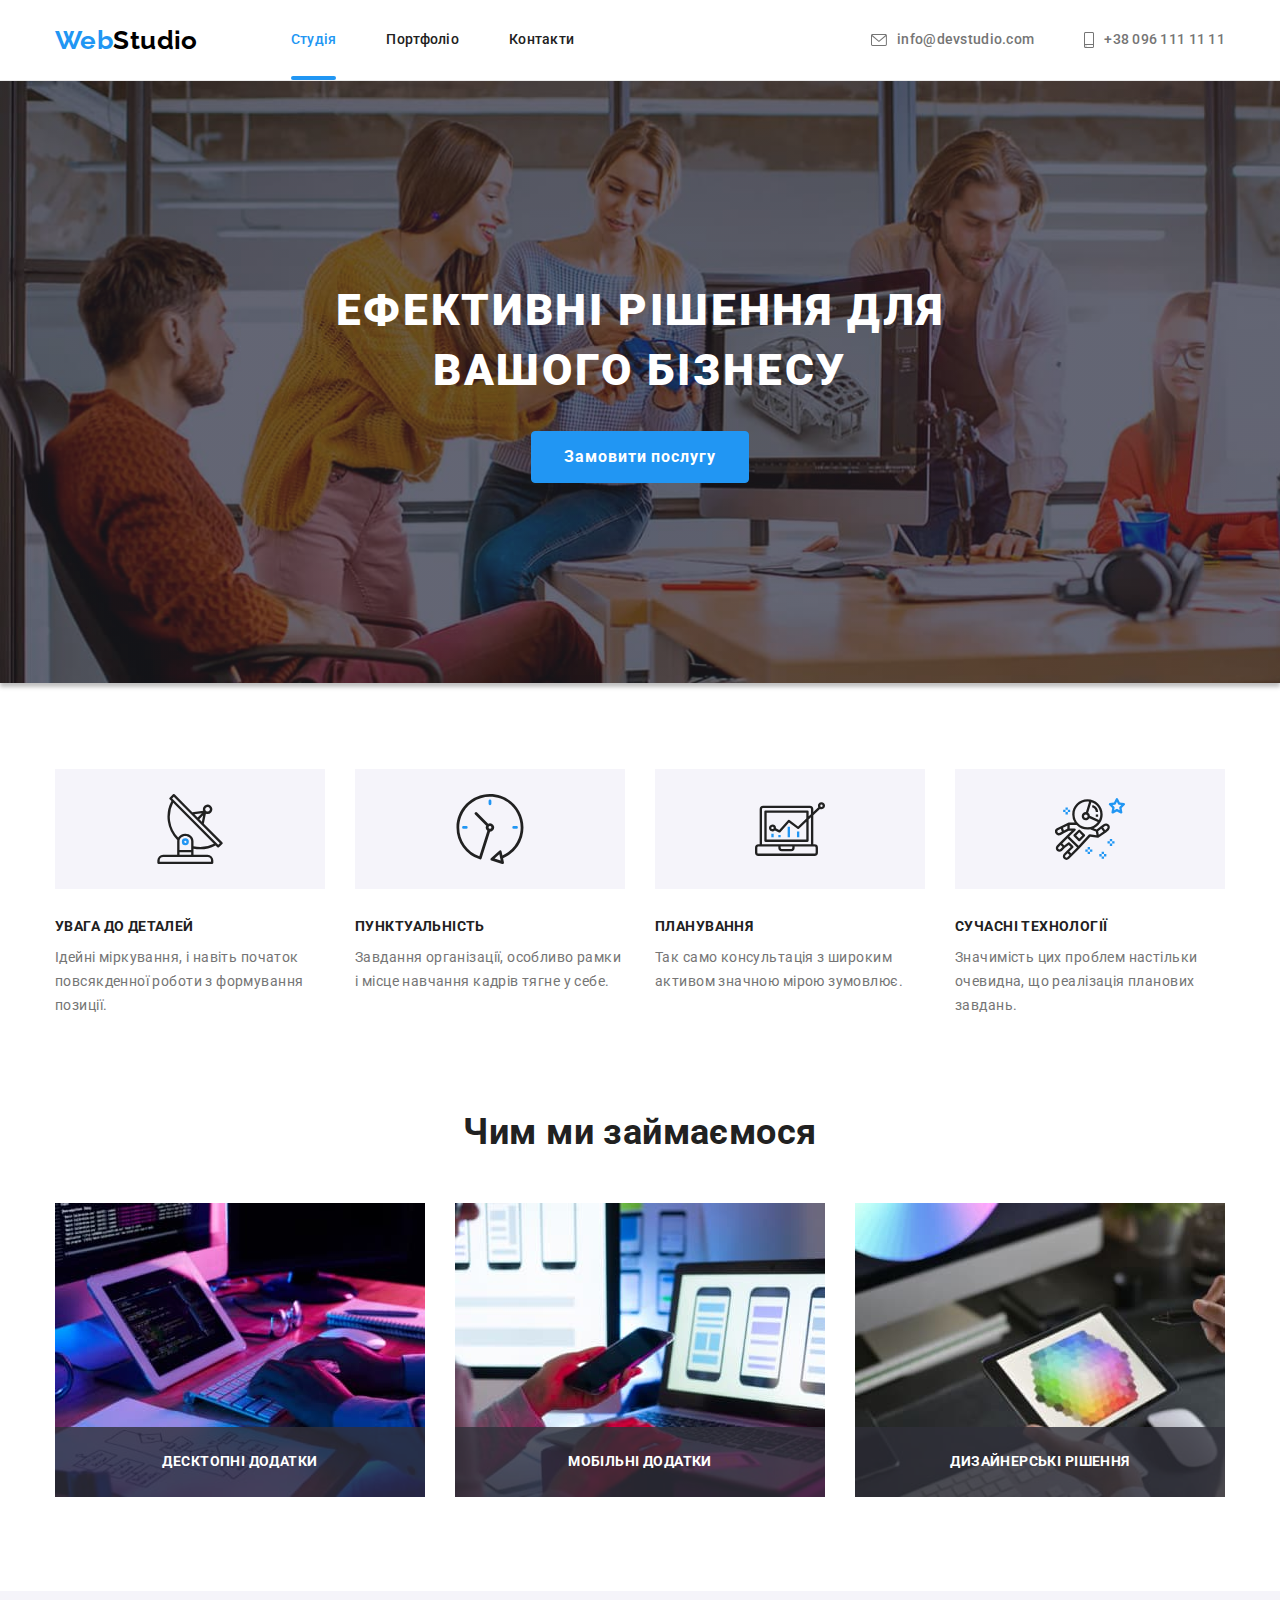
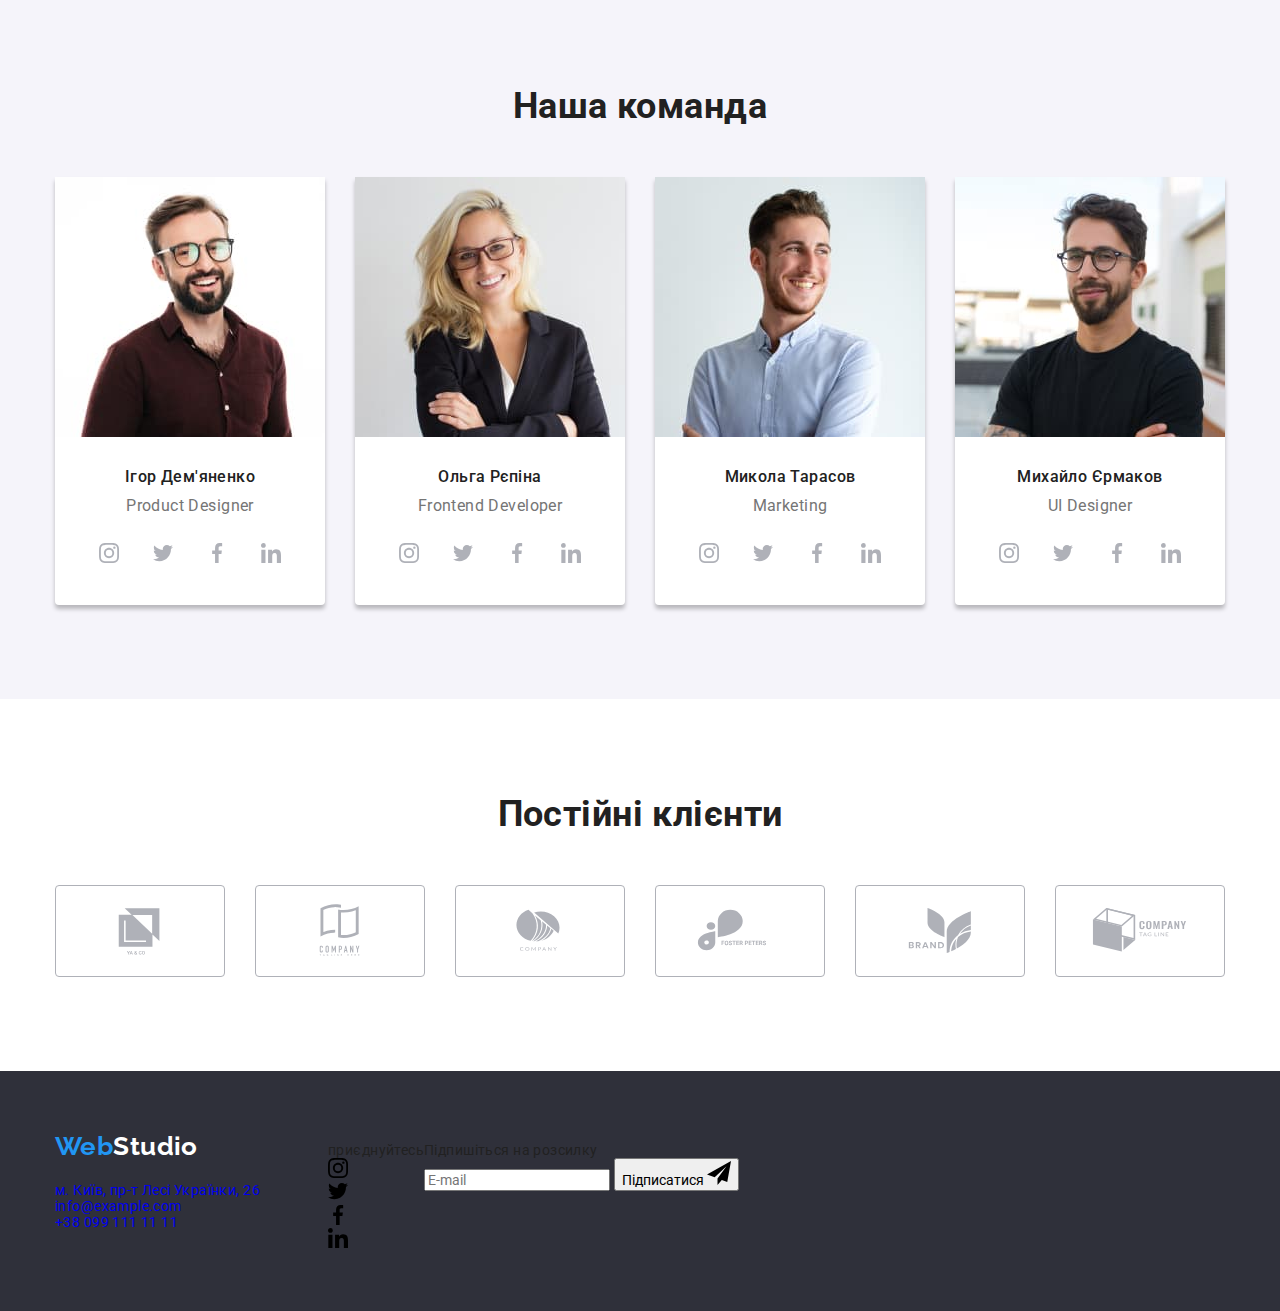
<file: index.html>
<!DOCTYPE html>
<html lang="uk">
<head>
    <meta charset="UTF-8">
    <meta http-equiv="X-UA-Compatible" content="IE=edge">
    <meta name="viewport" content="width=device-width, initial-scale=1.0">
    <title>WebStudio</title>
    <link rel="preconnect" href="https://fonts.googleapis.com">
    <link rel="preconnect" href="https://fonts.gstatic.com" crossorigin>
    <link href="https://fonts.googleapis.com/css2?family=Raleway:wght@700&family=Roboto:wght@400;500;700;900&display=swap" rel="stylesheet">
    <link rel="stylesheet" href="https://cdn.jsdelivr.net/npm/modern-normalize@1.1.0/modern-normalize.min.css">
    <link rel="stylesheet" href="./css/styles.css">
    <link rel="stylesheet" href="./css/main.min.css">
</head>
<body>
    <header class="page-header">
        <div class="container header_flex">
        <nav class="page-navigation">
        <a class="header-logo link" href="index.html">
           <span class="logo-web">Web</span>Studio 
        </a>
        <ul class="menu list">
            <li class="menu__item"><a class="menu__link link menu__link_current" href="index.html" >Студія</a></li>
            <li class="menu__item"><a class="menu__link link " href="portfolio.html">Портфоліо</a> </li>
            <li class="menu__item"><a class="menu__link link" href="#contact">Контакти</a></li>
        </ul>
        </nav>
        <ul class="header-contact list">
            <li><a class="link header-contact__email" href="mailto:info@devstudio.com">
                <svg width="16" height="12" lang="en" aria-label="email icon" class="email__icon">
                <use href="./images/sprite1.svg#icon-email"></use>
            </svg>info@devstudio.com</a></li>
            <li><a class="link header-contact__tel" href="tel:+380961111111">
                <svg width="10" height="16" aria-label="phone icon" class="tel__icon">
                <use href="./images/sprite1.svg#icon-phone"></use>
            </svg>+38 096 111 11 11</a></li>
        </ul></div>
    </header>
    <main>
        <section class="hero">
            <div class="container">
            
            <h1 class="hero__title" >Ефективні рішення для вашого бізнесу</h1>
            <button class="modal_open_btn" type="button" data-modal-open>Замовити послугу</button>
        </div>
        </section>
    <section class="description section">
        <div class="container">
         <h2 class="visually-hidden">Основний підхід до створення проекту</h2>
        <ul class="list description__list">
            <li class="list__item">
                <div class="list__item_icon_optoins"><svg width="70" height="70" lang="en" aria-label="antenna icon" class="list__item_icon">
                    <use href="./images/sprite1.svg#icon-antenna"></use>
                </svg></div>
                <div class="description__card_down">
                <h3 class="description__card_subtitle ">УВАГА ДО ДЕТАЛЕЙ</h3>
                <p class="description__card_text">Ідейні міркування, і навіть початок  повсякденної роботи з формування позиції.</p>
            </div>
            </li>
            <li class="list__item">
                <div class="list__item_icon_optoins"><svg width="70" height="70" lang="en" aria-label="clock icon" class="list__item_icon">
                    <use href="./images/sprite1.svg#icon-clock"></use>
                </svg></div>
                <div class="description__card_down">
                <h3 class="description__card_subtitle">ПУНКТУАЛЬНІСТЬ</h3>
                <p class="description__card_text">Завдання організації, особливо рамки і місце навчання кадрів тягне у себе.</p>
            </div>
            </li>
            <li class="list__item">
                <div class="list__item_icon_optoins"><svg width="70" height="70" lang="en" aria-label="diagram icon" class="list__item_icon">
                    <use href="./images/sprite1.svg#icon-diagram"></use>
                </svg></div>
                <div class="description__card_down">
                <h3 class="description__card_subtitle">ПЛАНУВАННЯ</h3>
                <p class="description__card_text">Так само консультація з широким активом значною мірою зумовлює.</p>
            </div>
            </li>
            <li class="list__item">
                <div class="list__item_icon_optoins"><svg width="70" height="70" lang="en" aria-label="astrounaut icon" class="list__item_icon">
                    <use href="./images/sprite1.svg#icon-astronaut"></use>
                </svg></div>
                <div class="description__card_down">
                <h3 class="description__card_subtitle">СУЧАСНІ ТЕХНОЛОГІЇ</h3>
                <p class="description__card_text">Значимість цих проблем настільки очевидна, що реалізація планових завдань.</p>
            </div>
            </li>
            
            
        </ul>
    </div>
    </section>
    <section class="features section" >
        <div class="container">
        <h2 class="features__title">Чим ми займаємося</h2>
        <ul class="list features__list">
        <li>
            <div class="features__img_box">
            <img class="features__img" src="./images/photo1.jpg" 
            alt="Десктопні додатки" width="370" height="294">
            <div class="features__text_backdrop">
            <p class="features__text">Десктопні додатки</p>
            </div></div>
        </li>
        <li>
            <div class="features__img_box">
            <img class="features__img" src="./images/photo2.jpg" 
            alt="Мобільні додатки" width="370" height="294">
            <div class="features__text_backdrop">
            <p class="features__text">Мобільні додатки</p>
            </div></div>
        </li>
        <li>
            <div class="features__img_box">
            <img class="features__img" src="./images/photo3.jpg" 
            alt="Дизайнерські рішення" width="370" height="294">
            <div class="features__text_backdrop">
            <p class="features__text">Дизайнерські рішення</p>
            </div></div>
        </li>
            </ul>
        </div>
    </section>
<section class="team section">
    <div class="container">
    <h2 class="team__title">Наша команда</h2>
    <ul class="list team__list">
        <li class="team__card">
            <img class="team__img" src="./images/igor.jpg" alt="Ігор" width="270" height="260">
            <div class="team__card_down">
            <h3 class="card__title">Ігор Дем'яненко</h3>
            <p lang="en" class="card__text">Product Designer</p>
            <ul class="list social__list">
                <li>
                    <a href="#" class="link social__link">
                        <svg width="20" height="20" lang="en" aria-label="instagram icon" class="social__icon">
                            <use href="./images/sprite1.svg#icon-instagram"></use>
                        </svg>
                    </a>
                </li>
                <li>
                    <a href="#" class="link social__link">
                        <svg width="20" height="20" lang="en" aria-label="twitter icon" class="social__icon">
                            <use href="./images/sprite1.svg#icon-twitter"></use>
                        </svg>
                    </a>
                </li>
                <li>
                    <a href="#" class="link social__link">
                        <svg width="20" height="20" lang="en" aria-label="facebook icon" class="social__icon">
                            <use href="./images/sprite1.svg#icon-facebook"></use>
                        </svg>
                    </a>
                </li>
                <li>
                    <a href="#" class="link social__link">
                        <svg width="20" height="20" lang="en" aria-label="linkedin icon" class="social__icon">
                            <use href="./images/sprite1.svg#icon-linkedin"></use>
                        </svg>
                    </a>
                </li>
            </ul>
        </div>
 
        </li>
        <li class="team__card">
            <img class="team__img" src="./images/olga.jpg" alt="Ольга" width="270" height="260">
            <div class="team__card_down">
                <h3 class="card__title">Ольга Рєпіна</h3>
                <p lang="en" class="card__text">Frontend Developer</p>
                <ul class="list social__list">
                    <li>
                        <a href="#" class="social__link">
                            <svg width="20" height="20" lang="en" aria-label="instagram icon" class="social__icon">
                                <use href="./images/sprite1.svg#icon-instagram"></use>
                            </svg>
                        </a>
                    </li>
                    <li>
                        <a href="#" class="link social__link">
                            <svg width="20" height="20" lang="en" aria-label="twitter icon" class="social__icon">
                                <use href="./images/sprite1.svg#icon-twitter"></use>
                            </svg>
                        </a>
                    </li>
                    <li>
                        <a href="#" class="social__link">
                            <svg width="20" height="20" lang="en" aria-label="facebook icon" class="social__icon">
                                <use href="./images/sprite1.svg#icon-facebook"></use>
                            </svg>
                        </a>
                    </li>
                    <li>
                        <a href="#" class="social__link">
                            <svg width="20" height="20" lang="en" aria-label="linkedin icon" class="social__icon">
                                <use href="./images/sprite1.svg#icon-linkedin"></use>
                            </svg>
                        </a>
                    </li>
                </ul>
            </div>
        </li>
        <li class="team__card">
            <img class="team__img" src="./images/mikola.jpg" alt="Микола" width="270" height="260">
            <div class="team__card_down">
                <h3 class="card__title">Микола Тарасов</h3>
                <p lang="en" class="card__text">Marketing</p>
                <ul class="list social__list">
                    <li>
                        <a href="#" class="link social__link">
                            <svg width="20" height="20" lang="en" aria-label="instagram icon" class="social__icon">
                                <use href="./images/sprite1.svg#icon-instagram"></use>
                            </svg>
                        </a>
                    </li>
                    <li>
                        <a href="#" class="link social__link">
                            <svg width="20" height="20" lang="en" aria-label="twitter icon" class="social__icon">
                                <use href="./images/sprite1.svg#icon-twitter"></use>
                            </svg>
                        </a>
                    </li>
                    <li>
                        <a href="#" class="link social__link">
                            <svg width="20" height="20" lang="en" aria-label="facebook icon" class="social__icon">
                                <use href="./images/sprite1.svg#icon-facebook"></use>
                            </svg>
                        </a>
                    </li>
                    <li>
                        <a href="#" class="link social__link">
                            <svg width="20" height="20" lang="en" aria-label="linkedin icon" class="social__icon">
                                <use href="./images/sprite1.svg#icon-linkedin"></use>
                            </svg>
                        </a>
                    </li>
                </ul>
                </div>
         
             <li class="team__card">
            <img class="team__img" src="./images/mihailo.jpg" alt="Михайло" width="270" height="260">  
            <div class="team__card_down">
            <h3 class="card__title">Михайло Єрмаков</h3>
            <p lang="en" class="card__text">UI Designer</p>
            <ul class="list social__list">
                <li>
                    <a href="#" class="link social__link">
                        <svg width="20" height="20" lang="en" aria-label="instagram icon" class="social__icon">
                            <use href="./images/sprite1.svg#icon-instagram"></use>
                        </svg>
                    </a>
                </li>
                <li>
                    <a href="#" class="link social__link">
                        <svg width="20" height="20" lang="en" aria-label="twitter icon" class="social__icon">
                            <use href="./images/sprite1.svg#icon-twitter"></use>
                        </svg>
                    </a>
                </li>
                <li>
                    <a href="#" class="link social__link">
                        <svg width="20" height="20" lang="en" aria-label="facebook icon" class="social__icon">
                            <use href="./images/sprite1.svg#icon-facebook"></use>
                        </svg>
                    </a>
                </li>
                <li>
                    <a href="#" class="link social__link">
                        <svg width="20" height="20" lang="en" aria-label="linkedin icon" class="social__icon">
                            <use href="./images/sprite1.svg#icon-linkedin"></use>
                        </svg>
                    </a>
                </li>
            </ul>
        
            </div>
        </ul>
       
</div>
</section>
<section class="section client">
    <div class="container">
        <h2 class="client__title">Постійні клієнти</h2>
        <ul class="list client__list">
            <li>
                <a class="link client__link" href="#">
                    <svg class="client__logo" lang="en" aria-label="first logo icon" width="106" height="60">
                        <use href="./images/sprite1.svg#icon-logo1"></use>
                    </svg>
                </a>
            </li>
            <li>
                <a class="link client__link" href="#">
                    <svg class="client__logo" lang="en" aria-label="second logo icon" width="106" height="60">
                        <use href="./images/sprite1.svg#icon-logo2"></use>
                    </svg>
                </a>
            </li>
            <li>
                <a class="link client__link" href="#">
                    <svg class="client__logo" lang="en" aria-label="third logo icon" width="106" height="60">
                        <use href="./images/sprite1.svg#icon-logo3"></use>
                    </svg>
                </a>
            </li>
            <li>
                <a class="link client__link" href="#">
                    <svg class="client__logo" lang="en" aria-label="fourth logo icon" width="106" height="60">
                        <use href="./images/sprite1.svg#icon-logo4"></use>
                    </svg>
                </a>
            </li>
            <li>
                <a class="link client__link" href="#">
                    <svg class="client__logo" lang="en" aria-label="fifth logo icon" width="106" height="60">
                        <use href="./images/sprite1.svg#icon-logo5"></use>
                    </svg>
                </a>
            </li>
            <li>
                <a class="link client__link" href="#">
                    <svg class="client__logo" lang="en" aria-label="sixth ogo icon" width="106" height="60">
                        <use href="./images/sprite1.svg#icon-logo6"></use>
                    </svg>
                </a>
            </li>
        </ul>
    </div>
</section>
</main>
<footer id="contact" class="footer">
    <div class="container footer_flex">
        <div class="footer__logo_position">
    <a class="footer__logo link" href="index.html">
       <span class="logo-web">Web</span>Studio
    </a>
    <address class="address">
    <ul class="list">
     <li class="address__location">
        <a class="link location__link" href="https://www.google.com/maps/d/viewer?mid=10uSM3H-mIU3GznYo2szRIEphczw&hl=en_US&ll=50.42834186069751%2C30.53867194374802&z=18" 
     target="_blank" rel="noopener noreferre nofollow"> м. Київ, пр-т Лесі Українки, 26</a>
    </li>
   
    <li class="address__tel"><a class="link footer__tel" href="mailto:info@example.com">info@example.com</a></li>
    <li><a class="link footer__email" href="tel:+380991111111">+38 099 111 11 11</a></li>
    </ul>   </address>
</div>
    <div class="footer__social">
        <p class="footer__text">приєднуйтесь</p>
        <ul class="list footer__social_list">
            <li>
                <a href="#" class="link footer__social_link">
                    <svg width="20" height="20" lang="en" aria-label="instagram icon" class="footer__social_icon">
                        <use href="./images/sprite1.svg#icon-instagram"></use>
                    </svg>
                </a>
            </li>
            <li>
                <a href="#" class="footer__social_link">
                    <svg width="20" height="20" lang="en" aria-label="twitter icon" class="footer__social_icon">
                        <use href="./images/sprite1.svg#icon-twitter"></use>
                    </svg>
                </a>
            </li>
            <li>
                <a href="#" class="link footer__social_link">
                    <svg width="20" height="20" lang="en" aria-label="facebook icon" class="footer__social_icon">
                        <use href="./images/sprite1.svg#icon-facebook"></use>
                    </svg>
                </a>
            </li>
            <li>
                <a href="#" class="link footer__social_link">
                    <svg width="20" height="20" lang="en" aria-label="linkedin icon" class="footer__social_icon">
                        <use href="./images/sprite1.svg#icon-linkedin"></use>
                    </svg>
                </a>
            </li>
        </ul>
            </div>
            <div class="footer__form_box">
                <p class="footer__form_text">Підпишіться на розсилку</p>
                <form class="footer__form">
                    <input placeholder="E-mail" class="footer__input" type="email" name="footer-email">
                    <button class="footer__form_btn" type="submit">
                        <span>
                        Підписатися</span>
                        <span>
                        <svg class="footer__form_btn__icon" width="24" height="24"><use href="./images/sprite1.svg#icon-send"></use>
                        </svg></span>
                    </button>
                </form>
            </div>
            </div>
    </footer>
    <div class="backdrop is-hidden" data-modal>
    <div class="modal">
        <button class="modal-close-btn" type="button" data-modal-close>
        <svg class="modal-close-icon" width="18" height="18">
            <use href="./images/sprite1.svg#icon-x"></use>
        </svg>  
    </button>
    <p class="modal-title">Залиште свої дані, ми вам передзвонимо</p>
    <form class="modal-form">
        <label class="modal-form-field">
           <span class="modal-form-field-text">Ім'я</span> 
           <span class="modal-wrapper-user">
        <input class="modal-form-input" required type="text" pattern="[a-zA-Zа-яА-ЯіІїЇ]+" name="User-name">
        <svg class="modal-icon-user" width="18" height="18">
            <use href="./images/sprite1.svg#icon-user-name"></use>
        </svg>
           </span>
            </label>
        <label class="modal-form-field">
            <span class="modal-form-field-text">Телефон</span>
            <span class="modal-wrapper-user">
        <input class="modal-form-input" required type="tel" 
        pattern="[0-9]{3}-[0-9]{3}-[0-9]{2}-[0-9]{2}" 
        title="xxx-xxx-xx-xx"
        name="user-number-telephone">
        <svg class="modal-icon-user" width="18" height="18">
            <use href="./images/sprite1.svg#icon-user-telephone"></use>
        </svg>
    </span>
            </label>
        <label class="modal-form-field">
            <span class="modal-form-field-text">Пошта</span>
            <span class="modal-wrapper-user">
        <input class="modal-form-input" type="email" name="user-email">
        <svg class="modal-icon-user" width="18" height="18">
            <use href="./images/sprite1.svg#icon-user-email"></use>
        </svg>
    </span>
            </label>
        <label class="modal-form-field">
            <span class="modal-form-field-text">Коментар</span>
        <textarea class="modal-form-message" name="user-message" placeholder="Введіть текст" ></textarea>
            </label>
        <label class="modal-form-checkbox" >
        <input  class="modal-form-policy visually-hidden" required type="checkbox" name="user-agree-policy">
        <svg width="16" height="15" class="modal-checkbox-icon">
            <use class="modal-checkbox-icon-use" href="./images/sprite1.svg#icon-accept"></use>
        </svg>
        <span class="modal-form-policy-text">Погоджуюся з розсилкою та приймаю 
            <a class="link policy-link" href="">Умови договору</a></span> 
            </label>

        <button class="modal-btn-submit" type="submit">Відправити</button>
     


    </form>
</div>
</div>
<script src="./js/modal.js"></script>
</body>
</html>
</file>
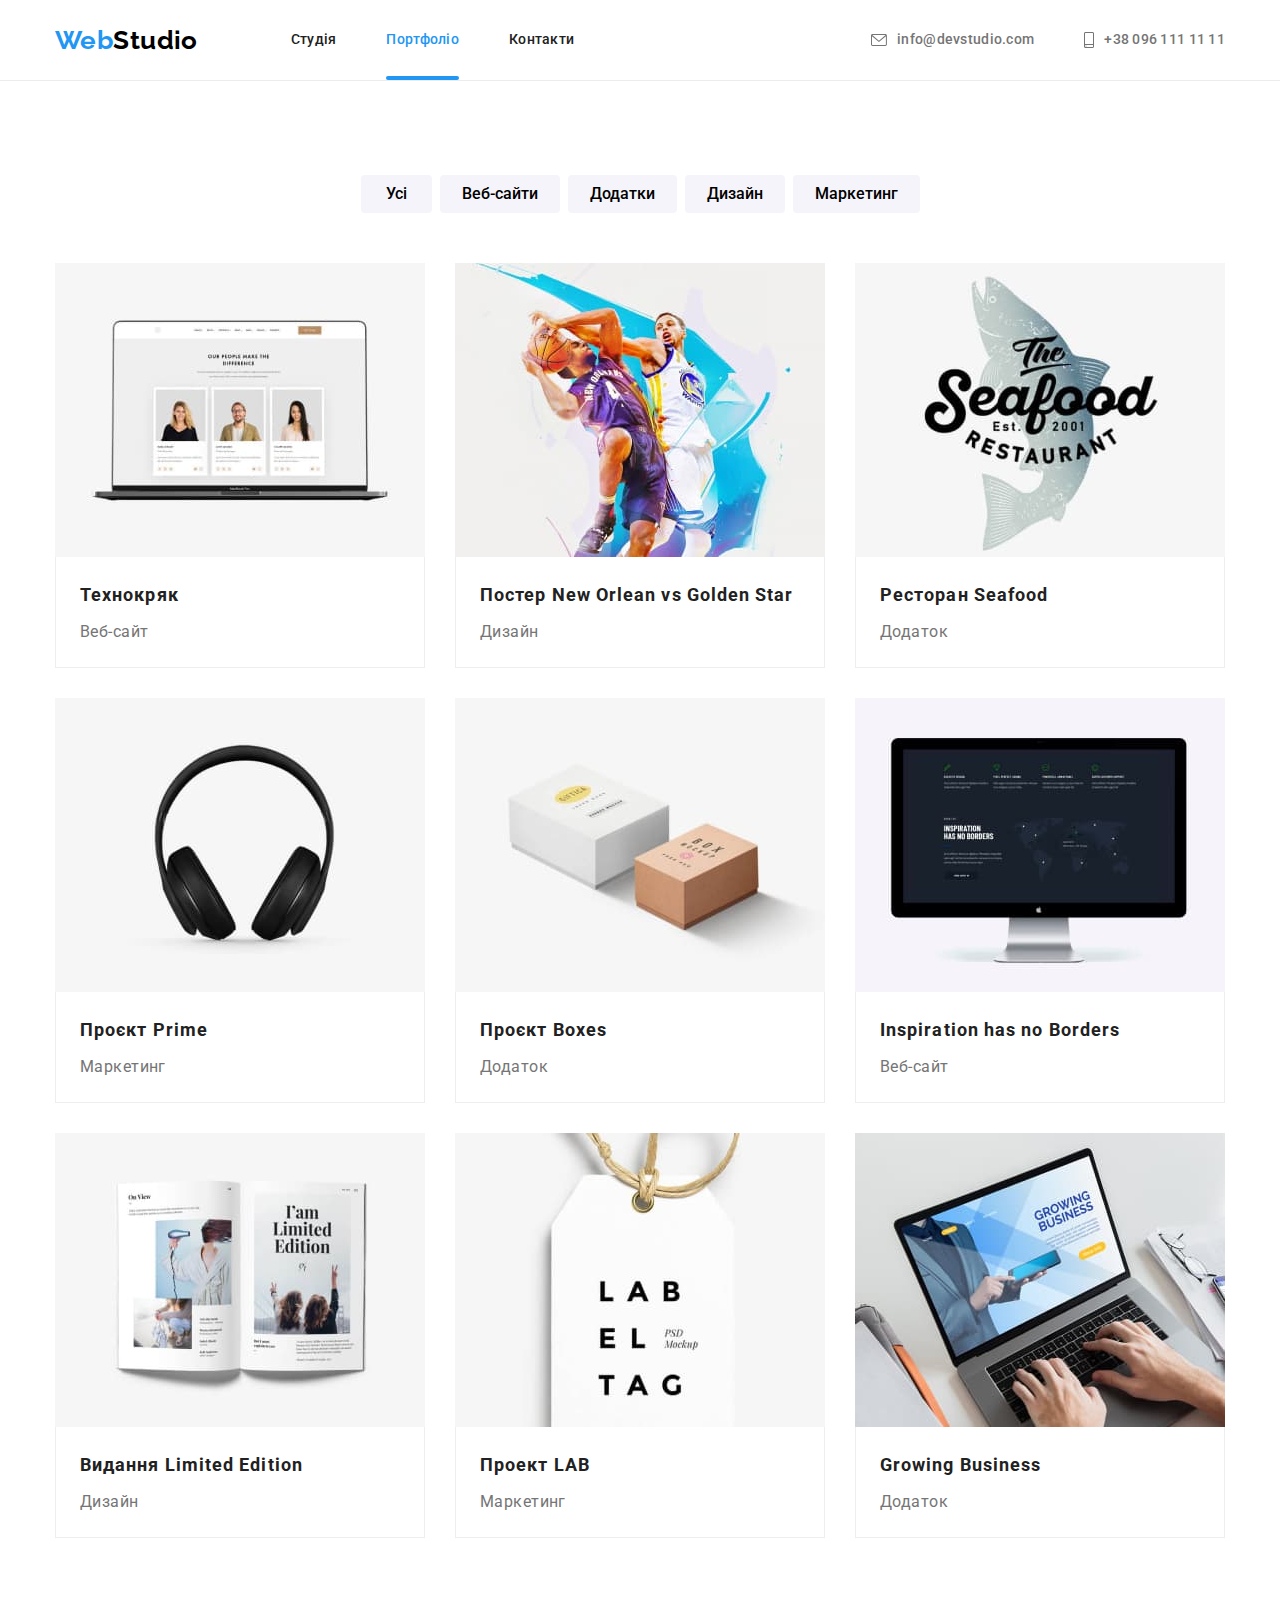
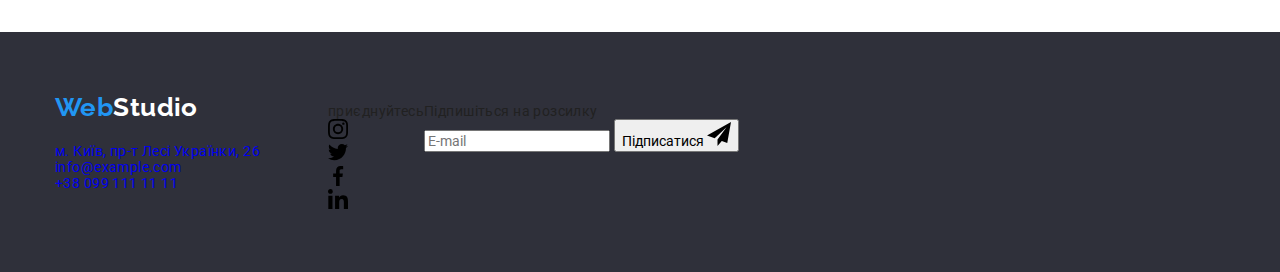
<file: portfolio.html>
<!DOCTYPE html>
<html lang="uk">
<head>
    <meta charset="UTF-8">
    <meta http-equiv="X-UA-Compatible" content="IE=edge">
    <meta name="viewport" content="width=device-width, initial-scale=1.0">
    <title>Portfolio</title>
    <link rel="preconnect" href="https://fonts.googleapis.com">
    <link rel="preconnect" href="https://fonts.gstatic.com" crossorigin>
    <link href="https://fonts.googleapis.com/css2?family=Raleway:wght@700&family=Roboto:wght@400;500;700;900&display=swap" rel="stylesheet">
    <link rel="stylesheet" href="https://cdn.jsdelivr.net/npm/modern-normalize@1.1.0/modern-normalize.min.css">
    <link rel="stylesheet" href="./css/styles.css">
    <link rel="stylesheet" href="./css/main.min.css">
</head>
<body>
    <header class="page-header">
        <div class="container header_flex">
        <nav class="page-navigation">
        <a class="header-logo link" href="index.html">
           <span class="logo-web">Web</span>Studio 
        </a>
        <ul class="menu list">
            <li class="menu__item"><a class="menu__link link " href="index.html" >Студія</a> </li>
            <li class="menu__item"><a class="menu__link link menu__link_current" href="portfolio.html"> Портфоліо</a> </li>
            <li class="menu__item"><a class="menu__link link" href="#contact"> Контакти</a></li>
        </ul>
        </nav>
        <ul class="header-contact list">
            <li><a class="link header-contact__email" href="mailto:info@devstudio.com">
                <svg lang="en" aria-label="email icon" class="email__icon">
                <use href="./images/sprite1.svg#icon-email"></use>
            </svg>info@devstudio.com</a></li>
            <li><a class="link header-contact__tel" href="tel:+380961111111">
                <svg aria-label="phone icon" class="tel__icon">
                <use href="./images/sprite1.svg#icon-phone"></use>
            </svg>+38 096 111 11 11</a></li>
        </ul></div>
    </header>
    <main >
        <section class="portfolio-main-section section">
            <div class="container">
        <h1 class="visually-hidden">Приклади робіт</h1>
        <ul class="list portfolio-btn-flex">
            <li>
                <button class="portfolio-btn portfolio-first-btn" type="button">Усі</button>
        </li>
        <li>
            <button class="portfolio-btn" type="button">Веб-сайти</button>
    </li>
    <li>
        <button class="portfolio-btn" type="button">Додатки</button>
            </li>
        <li>
    <button class="portfolio-btn" type="button">Дизайн</button>
        </li>
        <li>
    <button class="portfolio-btn" type="button">Маркетинг</button>
        </li>
        </ul>
        <ul class="list portfolio-flex">
            

            <li class="portfolio-project-box"><a class="link box-link" href="#">
                <div class="portfolio-img-wrapper">
            <img class="portfolio-img" width="370" height="294" src="./images/portfolio/img1.jpg" 
            alt="Технокряк">
            <p class="overlay">Ресурс пропонує комплексні пропозиції з різним рівнем функціоналу та 
                сервісів. Все це дозволить відвідувачу отримати вичерпні відомості про компанію 
                чи приватну особу.</p>
            </div>
               <div class="portfolio-card-down">
                <h2 class="portfolio-subtitle">Технокряк</h2>
                <p class="portfolio-text">Веб-сайт</p>
                </div></a>
               </li>

               <li class="portfolio-project-box"><a class="link box-link" href="#">
                <div class="portfolio-img-wrapper">
                <img class="portfolio-img" width="370" height="294" src="./images/portfolio/img2.jpg" 
                alt="Постер New Orlean vs Golden Star">
                <p class="overlay">Ресурс пропонує комплексні пропозиції з різним рівнем функціоналу та 
                    сервісів. Все це дозволить відвідувачу отримати вичерпні відомості про компанію 
                    чи приватну особу.</p>
                </div>
                <div class="portfolio-card-down">
                <h2 class="portfolio-subtitle">Постер<span lang="en"> New Orlean vs Golden Star</span></h2>
                <p class="portfolio-text">Дизайн</p>  
                </div></a>
               </li>

               <li class="portfolio-project-box"><a class="link box-link" href="#">
                <div class="portfolio-img-wrapper">
                <img class="portfolio-img" width="370" height="294" src="./images/portfolio/img3.jpg" 
                alt="Ресторан Seafood">
                <p class="overlay">Ресурс пропонує комплексні пропозиції з різним рівнем функціоналу та 
                    сервісів. Все це дозволить відвідувачу отримати вичерпні відомості про компанію 
                    чи приватну особу.</p>
                </div>
                 <div class="portfolio-card-down">
                    <h2 class="portfolio-subtitle">Ресторан<span lang="en"> Seafood</span> </h2>
                <p class="portfolio-text">Додаток</p>   
                </div></a>
               </li>
            

               <li class="portfolio-project-box"><a class="link box-link" href="#">
                <div class="portfolio-img-wrapper">
                <img class="portfolio-img" width="370" height="294" src="./images/portfolio/img4.jpg" 
                alt="Проєкт Prime">
                <p class="overlay">Ресурс пропонує комплексні пропозиції з різним рівнем функціоналу та 
                    сервісів. Все це дозволить відвідувачу отримати вичерпні відомості про компанію 
                    чи приватну особу.</p>
                </div>
                <div class="portfolio-card-down">
                    <h2 class="portfolio-subtitle">Проєкт<span lang="en"> Prime</span></h2>
                <p class="portfolio-text">Маркетинг</p>   
                </div></a>
               </li>

               <li class="portfolio-project-box"><a class="link box-link" href="#">
                <div class="portfolio-img-wrapper">
                <img class="portfolio-img" width="370" height="294" src="./images/portfolio/img5.jpg" 
                alt="Проєкт Boxes">
                <p class="overlay">Ресурс пропонує комплексні пропозиції з різним рівнем функціоналу та 
                    сервісів. Все це дозволить відвідувачу отримати вичерпні відомості про компанію 
                    чи приватну особу.</p>
                </div>
                <div class="portfolio-card-down">
                    <h2 class="portfolio-subtitle">Проєкт<span lang="en"> Boxes</span></h2>
                <p class="portfolio-text">Додаток</p>   
                </div></a>
               </li>

               <li class="portfolio-project-box"><a class="link box-link" href="#">
                <div class="portfolio-img-wrapper">
                <img class="portfolio-img" width="370" height="294" src="./images/portfolio/img6.jpg" 
                alt="Inspiration has no Borders">
                <p class="overlay">Ресурс пропонує комплексні пропозиції з різним рівнем функціоналу та 
                    сервісів. Все це дозволить відвідувачу отримати вичерпні відомості про компанію 
                    чи приватну особу.</p>
                </div>
                <div class="portfolio-card-down">
                    <h2 lang="en" class="portfolio-subtitle">Inspiration has no Borders</h2>
                <p class="portfolio-text">Веб-сайт</p>   
                </div></a>
               </li>

               <li class="portfolio-project-box"><a class="link box-link" href="#">
                <div class="portfolio-img-wrapper">
                <img class="portfolio-img" width="370" height="294" src="./images/portfolio/img7.jpg" 
                alt="Видання Limited Edition">
                <p class="overlay">Ресурс пропонує комплексні пропозиції з різним рівнем функціоналу та 
                    сервісів. Все це дозволить відвідувачу отримати вичерпні відомості про компанію 
                    чи приватну особу.</p>
                </div>
                <div class="portfolio-card-down">
                    <h2 class="portfolio-subtitle">Видання<span lang="en"> Limited Edition</span></h2>
                <p class="portfolio-text">Дизайн</p>   
                </div></a>
               </li>

               <li class="portfolio-project-box"><a class="link box-link" href="#">
                <div class="portfolio-img-wrapper">
                <img class="portfolio-img" width="370" height="294" src="./images/portfolio/img8.jpg" 
                alt="Проект LAB">
                <p class="overlay">Ресурс пропонує комплексні пропозиції з різним рівнем функціоналу та 
                    сервісів. Все це дозволить відвідувачу отримати вичерпні відомості про компанію 
                    чи приватну особу.</p>
                </div>
                <div class="portfolio-card-down">
                    <h2 class="portfolio-subtitle">Проект<span lang="en"> LAB</span></h2>
                <p class="portfolio-text">Маркетинг</p>   
                </div></a>
               </li>

               <li class="portfolio-project-box"><a class="link box-link" href="#">
                <div class="portfolio-img-wrapper">
                <img class="portfolio-img" width="370" height="294" src="./images/portfolio/img9.jpg" 
                alt="Growing Business">
                <p class="overlay">Ресурс пропонує комплексні пропозиції з різним рівнем функціоналу та 
                    сервісів. Все це дозволить відвідувачу отримати вичерпні відомості про компанію 
                    чи приватну особу.</p>
                </div>
                <div class="portfolio-card-down">
                    <h2 lang="en" class="portfolio-subtitle">Growing Business</h2>
                <p class="portfolio-text">Додаток</p>   
                </div></a>
               </li>
        </ul>
    </div>
</section>
    </main>
    <footer id="contact" class="footer">
        <div class="container footer_flex">
            <div class="footer__logo_position">
        <a class="footer__logo link" href="index.html">
           <span class="logo-web">Web</span>Studio
        </a>
        <address class="address">
        <ul class="list">
         <li class="address__location">
            <a class="link location__link" href="https://www.google.com/maps/d/viewer?mid=10uSM3H-mIU3GznYo2szRIEphczw&hl=en_US&ll=50.42834186069751%2C30.53867194374802&z=18" 
         target="_blank" rel="noopener noreferre nofollow"> м. Київ, пр-т Лесі Українки, 26</a>
        </li>
       
        <li class="addres__tel"><a class="link footer__tel" href="mailto:info@example.com">info@example.com</a></li>
        <li><a class="link footer__email" href="tel:+380991111111">+38 099 111 11 11</a></li>
        </ul>   </address>
    </div>
        <div class="footer__social">
            <p class="footer__text">приєднуйтесь</p>
            <ul class="list footer__social_list">
                <li>
                    <a href="#" class="link footer__social_link">
                        <svg width="20" height="20" lang="en" aria-label="instagram icon" class="footer__social_icon">
                            <use href="./images/sprite1.svg#icon-instagram"></use>
                        </svg>
                    </a>
                </li>
                <li>
                    <a href="#" class="link footer__social_link">
                        <svg width="20" height="20" lang="en" aria-label="twitter icon" class="footer__social_icon">
                            <use href="./images/sprite1.svg#icon-twitter"></use>
                        </svg>
                    </a>
                </li>
                <li>
                    <a href="#" class="link footer__social_link">
                        <svg width="20" height="20" lang="en" aria-label="facebook icon" class="footer__social_icon">
                            <use href="./images/sprite1.svg#icon-facebook"></use>
                        </svg>
                    </a>
                </li>
                <li>
                    <a href="#" class="link footer__social_link">
                        <svg width="20" height="20" lang="en" aria-label="linkedin icon" class="footer__social_icon">
                            <use href="./images/sprite1.svg#icon-linkedin"></use>
                        </svg>
                    </a>
                </li>
            </ul>
                </div>
                <div class="footer__form_box">
                    <p class="footer__form_text">Підпишіться на розсилку</p>
                    <form class="footer__form">
                        <!-- <div class="form-flex"></div> -->
                        <input placeholder="E-mail" class="footer__input" type="email" name="footer-email">
                        <button class="footer__form_btn" type="submit">
                            <span>
                            Підписатися</span>
                            <span>
                            <svg class="footer__form_btn__icon" width="24" height="24"><use href="./images/sprite1.svg#icon-send"></use>
                            </svg></span>
                        </button>
                    </form>
    </div>
        </div>
     
    </footer>

</body>
</html>
</file>
<file: css/styles.css>
/* :root{
    --accent-color:#2196F3;
    --primary-text-dark-color: #212121;
    --secondary-text-dark-color:#757575;
    --text-light-color:#FFFFFF;
    --logo-text-color:#000000;
    --primary-font:'Roboto', sans-serif;
    --secondary-font:'Raleway', sans-serif;
    --primary-background-color:#FFFFFF;
    --secondary-background-color:#2F303A;
    --modal-btn-background-color:#2196F3;
    --logo-web-color:#2196F3;
    --team-background-color:#F5F4FA;
    --footer-contact-color:rgba(255, 255, 255, 0.6);
    --portfolio-project-background-color:#EEEEEE;
    --portfolio-btn-background-color:#F5F4FA;
    --hero-color:#FFFFFF;
    --modal-btn-border-color:#2196F3;
    --header-border-color:#ECECEC;
    --team-card-background-color:#FFFFFF;
    --team-card-border-color:#FFFFFF;
    --portfolio-box-border-color:#EEEEEE;
    --hero-line-gradient:rgba(47, 48, 58, 0.4);
    --team-box-shadow:rgba(0, 0, 0, 0.25);
    --portfolio-card-hover-shadow:rgba(0, 0, 0, 0.25);
    --portfoio-btn-shadow:rgba(0, 0, 0, 0.25);
    --hero-background-shadow:rgba(0, 0, 0, 0.25);
    --hero-background-color:#C4C4C4;
    --header-icon-color:#757575;
    --svg-background-color:#F5F4FA;
    --team-social-color:#AFB1B8;
    --team-social-color-hover-focus:#FFFFFF;
    --client-logo-color:#AFB1B8;
    --client-logo-border-color:#AFB1B8;
    --footer-social-background-color:#44454E;
    --footer-social-icon-color:#FFFFFF;
    --overlay-background-color:rgba(33, 150, 243, 0.9);
    --transition-duration:250ms;
    --transition-timing-function:cubic-bezier(0.4, 0, 0.2, 1);
    --backdrop-background-color:rgba(0, 0, 0, 0.2);
    --modal-background-color:#FFFFFF;
    --modal-close-btn-border-color:rgba(0, 0, 0, 0.1);
    --modal-close-btn-shadow-first-color:rgba(0, 0, 0, 0.12);
    --modal-close-btn-shadow-second-color:rgba(0, 0, 0, 0.14);
    --modal-close-btn-shadow-third-color:rgba(0, 0, 0, 0.2);
    --features-text-backdrop-background-color:rgba(47, 48, 58, 0.8);
    --modal-form-input-border-color:rgba(33, 33, 33, 0.2);
    --modal-message-placeholder-color:rgba(117, 117, 117, 0.5);
    --modal-fill-icon-use:#FFFFFF;
    --modal-icon-border-color:#212121;
    --modal-btn-shadow-color:rgba(0, 0, 0, 0.25);
    --footer-btn-submit-background-color:#2196F3;
    --footer-btn-submit-border-color:#2196F3;
    --footer-icon-send-fill-color:#FFFFFF;
    --footer-input-background-color:#2F303A;
    --footer-input-border-color:rgba(255, 255, 255, 0.3);
    --footer-input-placeholder-color:rgba(255, 255, 255, 0.6);

} */
/* h1,
h2,
h3,
h4,
p
{
    margin-top: 0;
    margin-bottom: 0;
}
ol,ul{
    margin-top: 0;
margin-bottom: 0;
padding-left: 0;
}
.link{text-decoration: none;}
.list{list-style: none;}
img{display: block;}
button {  cursor: pointer;
    font-family:inherit;}

body {
    font-family: var(--primary-font);
    color:var(--primary-text-dark-color);
    font-size: 14px;
    letter-spacing: 0.03em;
    background-color: var(--primary-background-color);

} */
/* .container{
    width: 1200px;
    padding-left: 15px;
    padding-right: 15px;
    margin-left: auto;
    margin-right: auto;
} */
/* .section{
    padding: 94px 0;
} */

/* .visually-hidden{
    position: absolute;
    width: 1px;
    height: 1px;
    margin: -1px;
    padding: 0;
    overflow: hidden;
    border: 0;
    clip: rect(0 0 0 0);
} */



/* .header-flex{
    align-items: center;
    display: flex;
    
}
.header{
    border-bottom: solid 1px var(--header-border-color) ;

}

.header-logo{
    margin-right: 93px;
    
    font-family: var(--secondary-font);
    font-weight: 700;
    font-size: 26px;
    line-height: 1.19;
    color:var(--logo-text-color);
    
}
.logo-web{color:var(--logo-web-color) ; }
.nav{
    display: flex;
    align-items: center;
    
}
.menu{ 
    display: flex;
    align-items:center;
    column-gap: 50px ;
    
    
}
.menu-item{ 
   
    
    
}

.menu-link {
    font-weight: 500;
    line-height: 1.14;
    letter-spacing: 0.02em;
   color: var(--primary-text-dark-color);
   transition: color var(--transition-duration) var(--transition-timing-function) ;
    position: relative;
    padding: 32px 0;
    display: block;
    }
    .menu-link:hover::after,
    .menu-link:focus::after{
        width: 100%;
        border-radius: 2px;
        height: 4px;
        position: absolute;
        content: "";
        background-color: var(--accent-color);
        opacity: 0;
        transition: opacity var(--transition-duration) var(--transition-timing-function);
        left: 0;
        bottom:0;
      
    }
    .menu-link:hover::after,
    .menu-link:focus::after{
        opacity: 1;
        transition: opacity  var(--transition-duration) var(--transition-timing-function);
        }
.current::after {   
     position: absolute;
    content: "";
    background-color: var(--accent-color);
    height: 4px;
    width: 100%;
    border-radius: 2px;
    left: 0;
    bottom:0;
  
    
 

}
.menu-link:hover,
.menu-link:focus
{
    color:var(--accent-color);
}
.link.current {
    color: var(--accent-color);
}
.contact{ 
    display:flex;
    column-gap:50px;
    margin-left: auto;
}
.header-email{

    font-weight: 500;
    line-height: 1.14;
    letter-spacing: 0.02em;
    color: var(--secondary-text-dark-color);
    display: flex;
    align-items: center;
    column-gap: 10px;
    transition: color var(--transition-duration) var(--transition-timing-function) ;

}
.icon-email{ 
    width:16px ; height: 12px;
fill: var(--header-icon-color);
transition: fill var(--transition-duration) var(--transition-timing-function);
}

.header-phone-number{
    font-weight: 500;
    line-height: 1.14;
    letter-spacing: 0.02em;
    color:var(--secondary-text-dark-color);
    display: flex;
    column-gap: 10px;
    align-items: center;
    transition: color var(--transition-duration)  var(--transition-timing-function);


}
.icon-phone{
    fill: var(--header-icon-color);
     width: 10px; height: 16px;
     transition: fill var(--transition-duration) var(--transition-timing-function);

    }

.header-email:hover,
.header-email:focus,
.header-phone-number:hover,    
.header-phone-number:focus{
color:var(--accent-color);

}
.header-email:hover .icon-email,
.header-email:focus .icon-email,
.header-phone-number:focus .icon-phone,
.header-phone-number:hover .icon-phone{
    fill: var(--accent-color);
} */
/*=======/header======*/

/* .hero{
    max-width: 1600px;
    margin-left: auto;
    margin-right: auto;
    background-color:var(--hero-background-color) ;
    background-image:linear-gradient(var(--hero-line-gradient),var(--hero-line-gradient)), 
    url(../images/hero/img.jpg) ;
    background-size: cover;
    padding-top: 200px ;
    padding-bottom: 200px;
    box-shadow:0 4px 4px 0 var(--hero-background-shadow) ;
    
}
.hero-title{
    margin-left: auto;
    margin-right: auto;
    width: 696px;
    font-weight: 900;
    font-size: 44px;
    line-height: 1.36;
    text-align: center;
    letter-spacing: 0.06em;
    text-transform: uppercase;
    color: var(--hero-color);
    margin-bottom: 30px;
    } */
/* .modal_open_btn{
    margin-left: auto;
    margin-right: auto;
    border: solid 1px var(--modal-btn-border-color);
    border-radius: 4px;
    padding: 10px 32px;
    font-weight: 700;
    font-size: 16px;
    line-height: 1.88;
    display: flex;
    align-items: center;
    text-align: center;
    letter-spacing: 0.06em;
    background-color: var(--modal-btn-background-color);
    color: var(--text-light-color);
    transition: background-color var(--transition-duration) var(--transition-timing-function),
    color var(--transition-duration) var(--transition-timing-function) ;
  
}
.modal_open_btn:hover,
.modal_open_btn:focus{
    background-color: var(--accent-color);
    color:var(--text-light-color);
} */
/*====/hero====*/
/* .desc{
    padding-top:86px;

}

    .desc-flex{      
    column-gap: 30px ;
    display: flex;
   flex-wrap: wrap;
    }
    .desc-icon{
        width: 70px;
        height: 70px;
    }
    .svg{
        display: flex;
        justify-content: center;
        align-items: center;
        width: 270px;
        height: 120px;
        background-color: var(--svg-background-color);
    margin-bottom: 30px;}
    .desc-list-item{
        max-width: 270px;
        flex-basis: calc((100%-30px) / 4);
        
    }
    .desc-card-down{
    
    }
.desc-subtitle{
    margin-bottom: 10px;
    font-weight: 700;
    font-size: 14px;
    line-height: 1.14;
    text-transform: uppercase;
}
.desc-text{
    line-height: 1.72;
    color: var(--secondary-text-dark-color);} */
    /*===/desc===*/
/* .features{  padding-top: 0;
}
.features-title{
    font-weight: 700;
    font-size: 36px;
    line-height: 1.17;
    text-align: center;
    margin-bottom: 50px;
}
.features-flex{
    display: flex;
    column-gap: 30px;
}
.features-img{}
.features-img-box{
    position: relative;

}
.features-text-backdrop{
    background-color:var(--features-text-backdrop-background-color);
    position: absolute;
    width: 100%;
    left: 0;
    bottom: 0;

}
.features-text{
    font-weight: 700;
    line-height: 1.14;
display:flex ;
height: 70px;
align-items: center;
justify-content: center;
    text-transform: uppercase;
    color: var(--text-light-color);
   
    } */

/*===/features===*/
/* .team{
    background-color: var(--team-background-color);

}
.team-title{
    font-weight: 700;
    font-size: 36px;
    line-height: 1.17;
    text-align: center;
    margin-bottom: 50px;
}
.team-flex{
    display: flex;
    flex-wrap: wrap;
    column-gap: 30px;

}
.team-social-list{
    display: flex;
    column-gap: 10px;
    justify-content: center;
  


}
.social-link-team{
    display: flex;
    align-items: center;
    justify-content: center;
    width: 44px;
    height: 44px;
    border-radius:50%;
    background-color: #fff;
    transition: background-color var(--transition-duration) var(--transition-timing-function);
    
}
.social-link-team:hover,
.social-link-team:focus{ 
    background-color: var(--accent-color);
}
.social-link-team:hover .social-icon,
.social-link-team:focus .social-icon{
    fill: var(--team-social-color-hover-focus );

}
.social-icon{
    width: 20px;
    height:20px ;
    fill: var(--team-social-color);
    transition:fill var(--transition-duration) var(--transition-timing-function);

}
    .team-one-persone{
        box-shadow: 0 4px 4px 0 var(--team-box-shadow);
        border-bottom-left-radius: 4px ;
        border-bottom-right-radius: 4px ;
        background-color: var(--team-card-background-color);
        max-width: 270px;
        flex-basis: calc((100%-30)/4);
    }
  

.team-img{
    

}
.team-card-down{
    padding-top: 30px;
    padding-bottom: 30px;
}
.team-subtitle{
    margin-bottom: 10px;
    font-weight: 500;
    font-size: 16px;
    line-height: 1.19;
    text-align: center;
}
.team-text{
    font-size: 16px;
    line-height: 1.19;
    text-align: center;
    color: var(--secondary-text-dark-color);
    margin-bottom: 16px;
  
 } */
    
    /*===/team===*/
/* .client{}
.client-title{
    font-weight: 700;
    font-size: 36px;
    line-height: 1.17;
    text-align: center;
    margin-bottom:50px ;
}
.client-list{
    display: flex;
    justify-content: center;
    column-gap: 30px;
}
.icon-logo{
    width:106px ;
    height:60px ;
    fill: var(--client-logo-color);
    transition: fill var(--transition-duration) var(--transition-timing-function);
}

.client-link{
    display: flex;
    align-items: center;
    justify-content: center;
    width: 170px;
    height: 92px;
    border: solid 1px var(--client-logo-border-color);
    border-radius: 4px;
    transition: border var(--transition-duration) var(--transition-timing-function);
}
.client-link:hover,
.client-link:focus{
    border: solid 1px var(--accent-color);
}
.client-link:hover .icon-logo,
.client-link:focus .icon-logo{
    fill: var(--accent-color);
} */

/* ==========/client=========== */


/* .footer{
    background-color: var(--secondary-background-color);
    padding: 60px 0;
}
.footer-flex{
    display: flex;
    align-items: baseline;
    
}
.logo-addres{
    margin-right: 68px;
}
.footer-logo{
    font-family: var(--secondary-font);
    font-weight: 700;
    font-size: 26px;
    line-height: 1.19;
    margin-bottom: 20px;
    color:var(--text-light-color);
    display: block;}
.address{font-style: normal;
}
.item-location{
    margin-bottom: 9px;
}
.location{
    font-weight: 400;
    line-height: 1.72;
    color: var(--text-light-color);
    transition: color var(--transition-duration) var(--transition-timing-function);
    }
    .item-phone-number{
        margin-bottom: 9px;
    }
.footer-phone-number{
    font-weight: 400;
    line-height: 1.72;
    color: var(--footer-contact-color);
    transition: color var(--transition-duration) var(--transition-timing-function);
}
.footer-email{
    font-weight: 400;
    line-height: 1.72;
    color: var(--footer-contact-color);
    transition: color var(--transition-duration) var(--transition-timing-function);
    }
    
.location:hover,
.location:focus,
.footer-phone-number:hover,
.footer-phone-number:focus,
.footer-email:hover,
.footer-email:focus{
    color:var(--accent-color)
    }
    .footer-social{
        margin-right: auto;

    }
    .footer-text {
        font-weight: 700;
        line-height: 16px;
        text-transform: uppercase;
    color: var(--text-light-color);
    margin-bottom: 20px;}
    .footer-social-list{
        display: flex;
        column-gap: 10px;
        
    }
    .footer-social-link{
        display: flex;
        width: 44px;
        height: 44px;
        border-radius: 50%;
        align-items: center;
        justify-content: center;
        background-color: var(--footer-social-background-color);
        transition: background-color var(--transition-duration) var(--transition-timing-function) ;
    }
    .footer-social-icon{
        fill: var(--footer-social-icon-color);
        width:20px ;
    height: 20px;}
    .footer-social-link:hover,
    .footer-social-link:focus{
        background-color: var(--accent-color);
    }
    .footer-box-form{
        margin-left: auto;
    }
    .footer-form{
        display: flex;
        column-gap: 12px;

    }
    .footer-form-text{
        font-weight: 700;
        line-height: 1.14;
        text-transform: uppercase;
        color: var(--text-light-color);
        margin-bottom: 20px;
    }
    .footer-input{
    color: var(--text-light-color);
        padding: 15px 16px ;
        width: 358px;
        border: 1px solid var(--footer-input-border-color);
        background-color:var(--footer-input-background-color) ;
        border-radius: 4px;
    
    }
    .footer-input::placeholder{
        font-weight: 400;
    font-size: 16px;
    line-height: 1.25;
    color: var(--footer-input-placeholder-color);
    }
    .footer-form-btn{
        padding: 10px 28px;
        display: flex;
        text-align: center;
        align-items: center;
        column-gap: 10px;
        font-weight: 700;
        font-size: 16px;
        line-height: 1.88;
        letter-spacing: 0.06em;
        color: var(--text-light-color);
        background-color: var(--footer-btn-submit-background-color);
        border:1px solid var(--footer-btn-submit-border-color);
        border-radius: 4px;
    }
    .icon-send{
        fill:var(--footer-icon-send-fill-color);
        display: block;
    } */ */

    

    /*===/footer===
 /*--/studio--*/
/*--portfolio--*/
/* .portfolio-main-section{

}
.portfolio-btn-flex{
    display: flex;

    column-gap: 8px; 
   justify-content: center;
   margin-bottom: 50px;

}
.portfolio-btn{
    font-weight: 500;
    font-size: 16px;
    line-height: 1.63;
    text-align: center;
    background-color:var(--portfolio-btn-background-color) ;
    border: solid 0  ;
    border-radius: 4px;
   padding: 6px 22px;
   transition: color var(--transition-duration) var(--transition-timing-function),
   background-color var(--transition-duration) var(--transition-timing-function),
   box-shadow var(--transition-duration) var(--transition-timing-function);



}
.portfolio-first-btn{
    padding: 6px 25px;
}
.portfolio-btn:hover,
.portfolio-btn:focus{
    background-color: var(--accent-color);
    color: var(--text-light-color);
    box-shadow: 0 4px 4px 0 var(--portfoio-btn-shadow);
    
}
.portfolio-flex{
    display: flex;
    flex-wrap: wrap;
    gap: 30px;
}
.portfolio-project-box{
    max-width: 370px;
    flex-basis: calc((100%-30px)/3);}
    .box-link{
        display: block;
        transition: box-shadow var(--transition-duration) var(--transition-timing-function);
    }

.box-link:hover,
.box-link:focus
{ 
    box-shadow: 0 4px 4px 0 var(--portfolio-card-hover-shadow);}


.portfolio-card-down{
    border-left:solid 1px var(--portfolio-box-border-color) ;
    border-right:solid 1px var(--portfolio-box-border-color) ;
    border-bottom:solid 1px var(--portfolio-box-border-color) ;
    padding: 20px 24px;
  
}
.portfolio-img-wrapper{
    overflow: hidden;
    position: relative;
}
.portfolio-img{}
.box-link:focus .overlay{
    transform: translateY(0);
}
.box-link:hover .overlay{
    transform: translateY(0);
}
.overlay{
    position: absolute;
    font-weight: 400;
    font-size: 18px;
    line-height: 1.56;
    color: var(--text-light-color);
    left: 0;
    top: 0;
    width: 100%;
    height: 100%;
    background-color:var(--overlay-background-color);
    padding: 63px 24px;
    overflow-y: auto;
    transform: translateY(100%);
    transition: transform var(--transition-duration) var(--transition-timing-function) ;
    }
.portfolio-subtitle{
    color: var(--primary-text-dark-color);
    font-weight: 700;
    font-size: 18px;
    line-height: 2;
    letter-spacing: 0.06em;
    margin-bottom: 4px;
    

    
    }
.portfolio-text{
    color: var(--secondary-text-dark-color);
    font-size: 16px;
    line-height: 1.88;
    color: var(--secondary-text-dark-color);

    


    } */

/* =================modal ===================*/
.backdrop{
    left: 0;
    top:0;
    background-color:var(--backdrop-background-color);
    position: fixed;
    width: 100%;
    height: 100%;
    z-index: 100;
    transition: opacity var(--transition-duration) var(--transition-timing-function),
    visibility var(--transition-duration) var(--transition-timing-function);
}
.backdrop.is-hidden{
    visibility: hidden;
    opacity: 0;
    pointer-events: none;
}
.modal{
    width:528px ;
    height:580px ;
    background-color: var(--modal-background-color);
    position: absolute;
    left: 50%;
    top:50%;
    transform: translate(-50%,-50%);
    padding: 40px;
}
.modal-close-btn{
    position: absolute;
    right: 8px;
    top: 8px;
    display: flex;
    align-items: center;
    justify-content: center;
    width: 30px;
    height: 30px;
    background-color: transparent;
    padding: 0;
    border-radius: 50%;
    border:solid 1px var(--modal-close-btn-border-color) ;
    box-shadow:  0px 1px 3px var(--modal-close-btn-shadow-first-color),
      0px 1px 1px var(--modal-close-btn-shadow-second-color),
      0px 2px 1px var(--modal-close-btn-shadow-third-color);
}
.modal-close-icon{
    width: 18px;
    height: 18px;
    transition: fill var(--transition-duration) var(--transition-timing-function);
}
.modal-close-btn:hover,
.modal-close-btn:focus{
    fill:var(--accent-color);
}
.modal-form{
    display: flex;
    flex-direction: column;
}
.modal-title{
    font-weight: 700;
    font-size: 20px;
    line-height: 1.15;
    text-align: center;
    margin-bottom: 12px;
 

}
.modal-form-field{}

.modal-form-input{
   
    width: 100%;
    height: 40px;
    border:1px solid var(--modal-form-input-border-color);
    border-radius: 4px;
    padding-left:42px ;
    transition:border-color var(--transition-duration) var(--transition-timing-function) ;
}
.modal-form-input:focus{
    border-color:var(--accent-color) ;
    outline: none;
}
.modal-form-field-text{
    font-weight: 400;
    font-size: 12px;
    line-height: 1.17;
    letter-spacing: 0.01em;
    color: var(--secondary-text-dark-color);
    display: block;
    margin-bottom: 4px;
}

.modal-wrapper-user{
    position: relative;
    display: block;
    margin-bottom: 10px;
}

.modal-icon-user{
    position: absolute;
    top:50%;
    left:12px;
    transform: translateY(-50%);
    display: block;
    width: 18px;
    height: 18px;
    transition:fill var(--transition-duration) var(--transition-timing-function) ;
}
.modal-form-input:focus + .modal-icon-user{
    fill: var(--accent-color);
}
.modal-form-checkbox{
    display: flex;
    align-items: center;
    margin-bottom: 30px;
    justify-content: center;
}
.modal-form-policy-text{
    font-weight: 400;
    font-size: 14px;
    line-height: 1.72;
    color: var(--secondary-text-dark-color);
}
.policy-link{
    color: var(--accent-color);
    text-decoration-line: underline;

}

.modal-form-message{
    margin-bottom: 20px;
    width: 100%;
    height:120px ;
    border-radius:4px ;
    border:1px solid var(--modal-form-input-border-color);
    padding: 12px 16px;
    resize: none;
    transition: border-color var(--transition-duration) var(--transition-timing-function);
}
.modal-form-message::placeholder{
    font-weight: 400;
    font-size: 12px;
    line-height: 1.17;
    letter-spacing: 0.01em;
    color: var(--modal-message-placeholder-color);

}
.modal-form-message:focus{
    
    border-color: var(--accent-color);
    outline: none;
}

.modal-form-policy{

}
.modal-checkbox-icon{
    margin-right: 8.38px;
    width: 16px;
    height: 15px;
    border: 2px solid var(--modal-icon-border-color);
    fill: var(--modal-fill-icon-use);
    border-radius: 2px;
 
 
}
.modal-checkbox-icon-use{
    
    display: none;
    
}
.modal-form-policy:checked + .modal-checkbox-icon{
    background-color: var(--accent-color);
    border-color: var(--accent-color);
}
.modal-form-policy:checked + .modal-checkbox-icon .modal-checkbox-icon-use{
    display: block;
}
.modal-form-policy:focus + .modal-checkbox-icon{
    box-shadow: 0 0 0 2px var(--accent-color) ;
}
.modal-btn-submit{
    color: var(--text-light-color);
    align-self: center;
    font-weight: 700;
    font-size: 16px;
    line-height: 1.88;
    background-color:var(--modal-btn-background-color);
    text-align: center;
    letter-spacing: 0.06em;
    border:1px solid var(--modal-btn-border-color) ;
    border-radius: 4px;
    padding: 10px 52px;
    transition: box-shadow var(--transition-duration) var(--transition-timing-function);
  }
  .modal-btn-submit:hover,
  .modal-btn-submit:focus{
    box-shadow: 0px 4px 4px var(--modal-btn-shadow-color);
  }
</file>
<file: css/main.min.css>
:root{--accent-color:#2196F3;--primary-text-dark-color: #212121;--secondary-text-dark-color:#757575;--text-light-color:#FFFFFF;--logo-text-color:#000000;--primary-font:"Roboto", sans-serif;--secondary-font:"Raleway", sans-serif;--primary-background-color:#FFFFFF;--secondary-background-color:#2F303A;--modal-btn-background-color:#2196F3;--logo-web-color:#2196F3;--team-background-color:#F5F4FA;--footer-contact-color:rgba(255, 255, 255, 0.6);--portfolio-project-background-color:#EEEEEE;--portfolio-btn-background-color:#F5F4FA;--hero-color:#FFFFFF;--modal-btn-border-color:#2196F3;--header-border-color:#ECECEC;--team-card-background-color:#FFFFFF;--team-card-border-color:#FFFFFF;--portfolio-box-border-color:#EEEEEE;--hero-line-gradient:rgba(47, 48, 58, 0.4);--team-box-shadow:rgba(0, 0, 0, 0.25);--portfolio-card-hover-shadow:rgba(0, 0, 0, 0.25);--portfoio-btn-shadow:rgba(0, 0, 0, 0.25);--hero-background-shadow:rgba(0, 0, 0, 0.25);--hero-background-color:#C4C4C4;--header-icon-color:#757575;--svg-background-color:#F5F4FA;--team-social-color:#AFB1B8;--team-social-color-hover-focus:#FFFFFF;--client-logo-color:#AFB1B8;--client-logo-border-color:#AFB1B8;--footer-social-background-color:#44454E;--footer-social-icon-color:#FFFFFF;--overlay-background-color:rgba(33, 150, 243, 0.9);--transition-duration:250ms;--transition-timing-function:cubic-bezier(0.4, 0, 0.2, 1);--backdrop-background-color:rgba(0, 0, 0, 0.2);--modal-background-color:#FFFFFF;--modal-close-btn-border-color:rgba(0, 0, 0, 0.1);--modal-close-btn-shadow-first-color:rgba(0, 0, 0, 0.12);--modal-close-btn-shadow-second-color:rgba(0, 0, 0, 0.14);--modal-close-btn-shadow-third-color:rgba(0, 0, 0, 0.2);--features-text-backdrop-background-color:rgba(47, 48, 58, 0.8);--modal-form-input-border-color:rgba(33, 33, 33, 0.2);--modal-message-placeholder-color:rgba(117, 117, 117, 0.5);--modal-fill-icon-use:#FFFFFF;--modal-icon-border-color:#212121;--modal-btn-shadow-color:rgba(0, 0, 0, 0.25);--footer-btn-submit-background-color:#2196F3;--footer-btn-submit-border-color:#2196F3;--footer-icon-send-fill-color:#FFFFFF;--footer-input-background-color:#2F303A;--footer-input-border-color:rgba(255, 255, 255, 0.3);--footer-input-placeholder-color:rgba(255, 255, 255, 0.6)}.footer-form-btn,.footer-social-link,.client__link,.social__link,.features__text,.list__item_icon_optoins,.modal-close-btn{display:flex;align-items:center;justify-content:center}.visually-hidden{position:absolute;width:1px;height:1px;margin:-1px;padding:0;overflow:hidden;border:0;clip:rect(0 0 0 0)}h1,h2,h3,h4,p{margin-top:0;margin-bottom:0}ol,ul{margin-top:0;margin-bottom:0;padding-left:0}.link{text-decoration:none}.list{list-style:none}img{display:block}button{cursor:pointer;font-family:inherit}body{font-family:var(--primary-font);color:var(--primary-text-dark-color);font-size:14px;letter-spacing:.03em;background-color:var(--primary-background-color)}.container{width:1200px;padding-left:15px;padding-right:15px;margin-left:auto;margin-right:auto}.section{padding:94px 0}.header-logo{margin-right:93px;font-family:var(--secondary-font);font-size:26px;font-weight:700;line-height:1.19;color:var(--logo-text-color)}.logo-web{color:var(--logo-web-color)}.footer__logo{font-family:var(--secondary-font);font-size:26px;font-weight:700;line-height:1.19;margin-bottom:20px;color:var(--text-light-color);display:block}.modal_open_btn{margin-left:auto;margin-right:auto;border:solid 1px var(--modal-btn-border-color);border-radius:4px;padding:10px 32px;font-size:16px;font-weight:700;line-height:1.88;letter-spacing:.06em;display:flex;align-items:center;text-align:center;background-color:var(--modal-btn-background-color);color:var(--text-light-color);transition:background-color var(--transition-duration) var(--transition-timing-function),color var(--transition-duration) var(--transition-timing-function)}.modal_open_btn:hover,.modal_open_btn:focus{background-color:var(--accent-color);color:var(--text-light-color)}.backdrop{left:0;top:0;background-color:var(--backdrop-background-color);position:fixed;width:100%;height:100%;z-index:100;transition:opacity var(--transition-duration) var(--transition-timing-function),visibility var(--transition-duration) var(--transition-timing-function)}.backdrop.is-hidden{visibility:hidden;opacity:0;pointer-events:none}.modal{width:528px;height:580px;background-color:var(--modal-background-color);position:absolute;left:50%;top:50%;transform:translate(-50%, -50%);padding:40px}.modal-close-btn{position:absolute;right:8px;top:8px;width:30px;height:30px;background-color:rgba(0,0,0,0);padding:0;border-radius:50%;border:solid 1px var(--modal-close-btn-border-color);box-shadow:0px 1px 3px var(--modal-close-btn-shadow-first-color),0px 1px 1px var(--modal-close-btn-shadow-second-color),0px 2px 1px var(--modal-close-btn-shadow-third-color)}.modal-close-btn:hover,.modal-close-btn:focus{fill:var(--accent-color)}.modal-close-icon{width:18px;height:18px;transition:fill var(--transition-duration) var(--transition-timing-function)}.modal-form{display:flex;flex-direction:column}.modal-title{font-size:20px;font-weight:700;line-height:1.15;text-align:center;margin-bottom:12px}.modal-form-input{width:100%;height:40px;border:1px solid var(--modal-form-input-border-color);border-radius:4px;padding-left:42px;transition:border-color var(--transition-duration) var(--transition-timing-function)}.modal-form-input:focus{border-color:var(--accent-color);outline:none}.modal-form-field-text{font-size:12px;font-weight:400;line-height:1.17;letter-spacing:.01em;color:var(--secondary-text-dark-color);display:block;margin-bottom:4px}.modal-wrapper-user{position:relative;display:block;margin-bottom:10px}.modal-icon-user{position:absolute;top:50%;left:12px;transform:translateY(-50%);display:block;width:18px;height:18px;transition:fill var(--transition-duration) var(--transition-timing-function)}.modal-form-input:focus+.modal-icon-user{fill:var(--accent-color)}.modal-form-checkbox{display:flex;align-items:center;margin-bottom:30px;justify-content:center}.modal-form-policy-text{font-size:14px;font-weight:400;line-height:1.72;color:var(--secondary-text-dark-color)}.policy-link{color:var(--accent-color);text-decoration-line:underline}.modal-form-message{margin-bottom:20px;width:100%;height:120px;border-radius:4px;border:1px solid var(--modal-form-input-border-color);padding:12px 16px;resize:none;transition:border-color var(--transition-duration) var(--transition-timing-function)}.modal-form-message::placeholder{font-weight:400;font-size:12px;line-height:1.17;letter-spacing:.01em;color:var(--modal-message-placeholder-color)}.modal-form-message:focus{border-color:var(--accent-color);outline:none}.modal-checkbox-icon{margin-right:8.38px;width:16px;height:15px;border:2px solid var(--modal-icon-border-color);fill:var(--modal-fill-icon-use);border-radius:2px}.modal-form-policy:checked+.modal-checkbox-icon{background-color:var(--accent-color);border-color:var(--accent-color)}.modal-form-policy:focus+.modal-checkbox-icon{box-shadow:0 0 0 2px var(--accent-color)}.modal-checkbox-icon-use{display:none}.modal-form-policy:checked+.modal-checkbox-icon .modal-checkbox-icon-use{display:block}.modal-btn-submit{color:var(--text-light-color);align-self:center;font-size:16px;font-weight:700;line-height:1.88;letter-spacing:.06em;background-color:var(--modal-btn-background-color);text-align:center;border:1px solid var(--modal-btn-border-color);border-radius:4px;padding:10px 52px;transition:box-shadow var(--transition-duration) var(--transition-timing-function)}.modal-btn-submit:hover,.modal-btn-submit:focus{box-shadow:0px 4px 4px var(--modal-btn-shadow-color)}.header_flex{align-items:center;display:flex}.page-header{border-bottom:solid 1px var(--header-border-color)}.page-navigation{display:flex;align-items:center}.menu{display:flex;align-items:center;column-gap:50px}.menu__link{font-weight:500;line-height:1.14;letter-spacing:.02em;color:var(--primary-text-dark-color);transition:color var(--transition-duration) var(--transition-timing-function);position:relative;padding:32px 0;display:block}.menu__link:hover,.menu__link:focus{color:var(--accent-color)}.menu__link:hover::after,.menu__link:focus::after{width:100%;border-radius:2px;height:4px;position:absolute;content:"";background-color:var(--accent-color);opacity:0;transition:opacity var(--transition-duration) var(--transition-timing-function);left:0;bottom:0;opacity:1}.menu__link_current::after{position:absolute;content:"";background-color:var(--accent-color);height:4px;width:100%;border-radius:2px;left:0;bottom:0}.link.menu__link_current{color:var(--accent-color)}.header-contact{display:flex;column-gap:50px;margin-left:auto}.header-contact__email{font-weight:500;line-height:1.14;letter-spacing:.02em;color:var(--secondary-text-dark-color);display:flex;align-items:center;column-gap:10px;transition:color var(--transition-duration) var(--transition-timing-function)}.header-contact__email:hover,.header-contact__email:focus{color:var(--accent-color)}.email__icon{width:16px;height:12px;fill:var(--header-icon-color);transition:fill var(--transition-duration) var(--transition-timing-function)}.header-contact__email:hover .email__icon,.header-contact__email:focus .email__icon{fill:var(--accent-color)}.header-contact__tel{font-weight:500;line-height:1.14;letter-spacing:.02em;color:var(--secondary-text-dark-color);display:flex;column-gap:10px;align-items:center;transition:color var(--transition-duration) var(--transition-timing-function)}.header-contact__tel:hover,.header-contact__tel:focus{color:var(--accent-color)}.tel__icon{fill:var(--header-icon-color);width:10px;height:16px;transition:fill var(--transition-duration) var(--transition-timing-function)}.header-contact__tel:focus .tel__icon,.header-contact__tel:hover .tel__icon{fill:var(--accent-color)}.hero{max-width:1600px;margin-left:auto;margin-right:auto;background-color:var(--hero-background-color);background-image:linear-gradient(var(--hero-line-gradient), var(--hero-line-gradient)),url(../images/hero/img.jpg);background-size:cover;padding-top:200px;padding-bottom:200px;box-shadow:0 4px 4px 0 var(--hero-background-shadow)}.hero__title{margin-left:auto;margin-right:auto;width:696px;font-size:44px;font-weight:900;line-height:1.36;letter-spacing:.06em;text-align:center;text-transform:uppercase;color:var(--hero-color);margin-bottom:30px}.description{padding-top:86px}.description__list{column-gap:30px;display:flex;flex-wrap:wrap}.list__item{max-width:270px;flex-basis:calc((100% - 30px)/4)}.list__item_icon{width:70px;height:70px}.list__item_icon_optoins{width:270px;height:120px;background-color:var(--svg-background-color);margin-bottom:30px}.description__card_subtitle{font-size:14px;font-weight:700;line-height:1.14;margin-bottom:10px;text-transform:uppercase}.description__card_text{font-weight:400;line-height:1.72;color:var(--secondary-text-dark-color)}.features{padding-top:0}.features__title{font-size:36px;font-weight:700;line-height:1.17;text-align:center;margin-bottom:50px}.features__list{display:flex;column-gap:30px}.features__img_box{position:relative}.features__text_backdrop{background-color:var(--features-text-backdrop-background-color);position:absolute;width:100%;left:0;bottom:0}.features__text{font-weight:700;line-height:1.14;height:70px;text-transform:uppercase;color:var(--text-light-color)}.team{background-color:var(--team-background-color)}.team__title{font-size:36px;font-weight:700;line-height:1.17;text-align:center;margin-bottom:50px}.team__list{display:flex;flex-wrap:wrap;column-gap:30px}.team__card{box-shadow:0 4px 4px 0 var(--team-box-shadow);border-bottom-left-radius:4px;border-bottom-right-radius:4px;background-color:var(--team-card-background-color);max-width:270px;flex-basis:calc((100% - 30px)/4)}.team__card_down{padding-top:30px;padding-bottom:30px}.card__title{font-size:16px;font-weight:500;line-height:1.19;margin-bottom:10px;text-align:center}.card__text{font-size:16px;font-weight:400;line-height:1.19;text-align:center;color:var(--secondary-text-dark-color);margin-bottom:16px}.social__list{display:flex;column-gap:10px;justify-content:center}.social__link{width:44px;height:44px;border-radius:50%;background-color:#fff;transition:background-color var(--transition-duration) var(--transition-timing-function)}.social__link:hover,.social__link:focus{background-color:var(--accent-color)}.social__icon{width:20px;height:20px;fill:var(--team-social-color);transition:fill var(--transition-duration) var(--transition-timing-function)}.social__link:hover .social__icon,.social__link:focus .social__icon{fill:var(--team-social-color-hover-focus)}.client__title{font-size:36px;font-weight:700;line-height:1.17;text-align:center;margin-bottom:50px}.client__list{display:flex;justify-content:center;column-gap:30px}.client__link{width:170px;height:92px;border:solid 1px var(--client-logo-border-color);border-radius:4px;transition:border var(--transition-duration) var(--transition-timing-function)}.client__link:hover,.client__link:focus{border:solid 1px var(--accent-color)}.client__logo{width:106px;height:60px;fill:var(--client-logo-color);transition:fill var(--transition-duration) var(--transition-timing-function)}.client__link:hover .client__logo,.client__link:focus .client__logo{fill:var(--accent-color)}.footer{background-color:var(--secondary-background-color);padding:60px 0}.footer_flex{display:flex;align-items:baseline}.footer__logo_position{margin-right:68px}.address{font-style:normal}.item-location{margin-bottom:9px}.location{font-weight:400;line-height:1.72;color:var(--text-light-color);transition:color var(--transition-duration) var(--transition-timing-function)}.location:hover,.location:focus{color:var(--accent-color)}.item-phone-number{margin-bottom:9px}.footer-phone-number{font-weight:400;line-height:1.72;color:var(--footer-contact-color);transition:color var(--transition-duration) var(--transition-timing-function)}.footer-phone-number:hover,.footer-phone-number:focus{color:var(--accent-color)}.footer-email{font-weight:400;line-height:1.72;color:var(--footer-contact-color);transition:color var(--transition-duration) var(--transition-timing-function)}.footer-email:hover,.footer-email:focus{color:var(--accent-color)}.footer-social{margin-right:auto}.footer-text{font-weight:700;line-height:1.14;text-transform:uppercase;color:var(--text-light-color);margin-bottom:20px}.footer-social-list{display:flex;column-gap:10px}.footer-social-link{width:44px;height:44px;border-radius:50%;background-color:var(--footer-social-background-color);transition:background-color var(--transition-duration) var(--transition-timing-function)}.footer-social-link:hover,.footer-social-link:focus{background-color:var(--accent-color)}.footer-social-icon{fill:var(--footer-social-icon-color);width:20px;height:20px}.footer-box-form{margin-left:auto}.footer-form{display:flex;column-gap:12px}.footer-form-text{font-weight:700;line-height:1.14;text-transform:uppercase;color:var(--text-light-color);margin-bottom:20px}.footer-input{color:var(--text-light-color);padding:15px 16px;width:358px;border:1px solid var(--footer-input-border-color);background-color:var(--footer-input-background-color);border-radius:4px}.footer-input::placeholder{font-size:16px;font-weight:400;line-height:1.25;color:var(--footer-input-placeholder-color)}.footer-form-btn{padding:10px 28px;column-gap:10px;font-size:16px;font-weight:700;line-height:1.88;letter-spacing:.06em;color:var(--text-light-color);background-color:var(--footer-btn-submit-background-color);border:1px solid var(--footer-btn-submit-border-color);border-radius:4px}.icon-send{fill:var(--footer-icon-send-fill-color);display:block}.portfolio-btn-flex{display:flex;column-gap:8px;justify-content:center;margin-bottom:50px}.portfolio-btn{font-size:16px;font-weight:500;line-height:1.63;text-align:center;background-color:var(--portfolio-btn-background-color);border:solid 0;border-radius:4px;padding:6px 22px;transition:color var(--transition-duration) var(--transition-timing-function),background-color var(--transition-duration) var(--transition-timing-function),box-shadow var(--transition-duration) var(--transition-timing-function)}.portfolio-btn:hover,.portfolio-btn:focus{background-color:var(--accent-color);color:var(--text-light-color);box-shadow:0 4px 4px 0 var(--portfoio-btn-shadow)}.portfolio-first-btn{padding:6px 25px}.portfolio-flex{display:flex;flex-wrap:wrap;gap:30px}.portfolio-project-box{max-width:370px;flex-basis:calc((100% - 30px)/3)}.box-link{display:block;transition:box-shadow var(--transition-duration) var(--transition-timing-function)}.box-link:hover,.box-link:focus{box-shadow:0 4px 4px 0 var(--portfolio-card-hover-shadow)}.portfolio-card-down{border-left:solid 1px var(--portfolio-box-border-color);border-right:solid 1px var(--portfolio-box-border-color);border-bottom:solid 1px var(--portfolio-box-border-color);padding:20px 24px}.portfolio-img-wrapper{overflow:hidden;position:relative}.overlay{position:absolute;font-size:18px;font-weight:400;line-height:1.56;color:var(--text-light-color);left:0;top:0;width:100%;height:100%;background-color:var(--overlay-background-color);padding:63px 24px;overflow-y:auto;transform:translateY(100%);transition:transform var(--transition-duration) var(--transition-timing-function)}.box-link:focus .overlay{transform:translateY(0)}.box-link:hover .overlay{transform:translateY(0)}.portfolio-subtitle{color:var(--primary-text-dark-color);font-size:18px;font-weight:700;line-height:2;letter-spacing:.06em;margin-bottom:4px}.portfolio-text{color:var(--secondary-text-dark-color);font-size:16px;line-height:1.88;color:var(--secondary-text-dark-color)}/*# sourceMappingURL=main.min.css.map */
</file>
